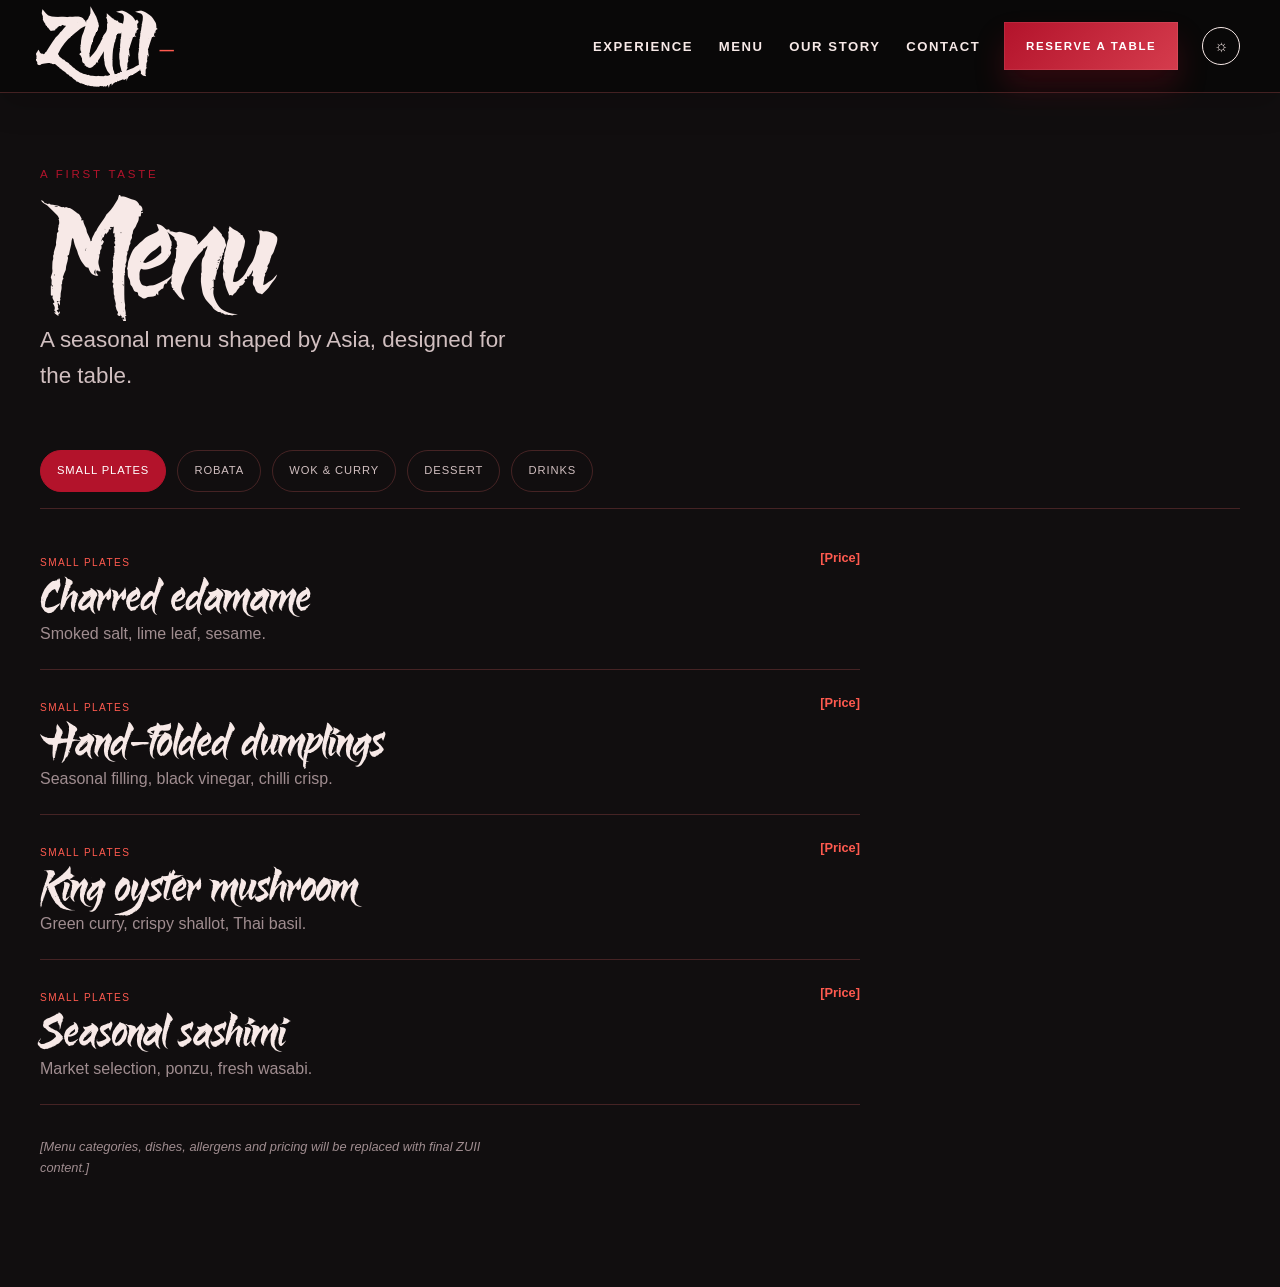
<file: pages/menu.html>
<!doctype html>
<html lang="en">
<head>
  <meta charset="utf-8">
  <meta name="viewport" content="width=device-width,initial-scale=1">
  <title>ZUII — Menu</title>
  <link rel="stylesheet" href="../styles/variables.css">
  <link rel="stylesheet" href="../styles/typography.css">
  <link rel="stylesheet" href="../styles/main.css">
</head>
<body>
  <header class="site-header scrolled">
    <a class="brand" href="../index.html">ZUII<span>—</span></a>
    <nav class="desktop-nav" aria-label="Primary navigation">
      <a href="../index.html#experience">Experience</a>
      <a href="menu.html" aria-current="page">Menu</a>
      <a href="../index.html#story">Our Story</a>
      <a href="../index.html#contact">Contact</a>
    </nav>
    <a class="button button-small header-cta" href="reservations.html">Reserve a table</a>
    <button class="theme-toggle" type="button" aria-label="Switch to light theme" aria-pressed="false"><span aria-hidden="true">☼</span></button>
    <button class="menu-toggle" type="button" aria-label="Open menu" aria-expanded="false" aria-controls="mobile-menu"><span></span><span></span></button>
  </header>
  <div class="mobile-menu" id="mobile-menu" aria-hidden="true">
    <nav aria-label="Mobile navigation">
      <a href="../index.html#experience">Experience</a>
      <a href="menu.html">Menu</a>
      <a href="../index.html#story">Our Story</a>
      <a href="../index.html#contact">Contact</a>
      <a class="button" href="reservations.html">Reserve a table</a>
      <button class="theme-toggle mobile-theme-toggle" type="button" aria-label="Switch to light theme" aria-pressed="false"><span aria-hidden="true">☼</span> <span class="theme-toggle-label">Light theme</span></button>
    </nav>
  </div>

  <main class="page-banner menu-page">
    <div class="container">
      <span class="eyebrow">A first taste</span>
      <h1>Menu</h1>
      <p class="lead">A seasonal menu shaped by Asia, designed for the table.</p>
      <div class="menu-tabs" role="tablist" aria-label="Menu categories">
        <button class="active" type="button" data-category="Small plates" role="tab" aria-selected="true">Small plates</button>
        <button type="button" data-category="Robata" role="tab" aria-selected="false">Robata</button>
        <button type="button" data-category="Wok & curry" role="tab" aria-selected="false">Wok &amp; curry</button>
        <button type="button" data-category="Dessert" role="tab" aria-selected="false">Dessert</button>
        <button type="button" data-category="Drinks" role="tab" aria-selected="false">Drinks</button>
      </div>
      <section class="menu-list" id="menu-list" aria-label="Small plates menu">
      </section>
      <p class="menu-note">[Menu categories, dishes, allergens and pricing will be replaced with final ZUII content.]</p>
    </div>
  </main>
  <script src="../js/main.js?v=3"></script>
  <script>
    (() => {
      const list = document.getElementById('menu-list');
      const buttons = document.querySelectorAll('.menu-tabs [data-category]');
      if (!list || !buttons.length) return;

      const dishes = {
        'Small plates': [
          ['Charred edamame', 'Smoked salt, lime leaf, sesame.'],
          ['Hand-folded dumplings', 'Seasonal filling, black vinegar, chilli crisp.'],
          ['King oyster mushroom', 'Green curry, crispy shallot, Thai basil.'],
          ['Seasonal sashimi', 'Market selection, ponzu, fresh wasabi.']
        ],
        Robata: [
          ['Miso-glazed aubergine', 'Sesame, spring onion, toasted rice.'],
          ['Charred chicken thigh', 'Yuzu kosho, shiso, smoked soy.'],
          ['Robata prawns', 'Tamarind glaze, coriander, lime.'],
          ['King oyster skewers', 'Burnt butter, chilli, crispy garlic.']
        ],
        'Wok & curry': [
          ['Wok-tossed noodles', 'Citrus, greens, toasted sesame, chilli.'],
          ['Thai green curry', 'Seasonal vegetables, coconut, Thai basil.'],
          ['Black pepper beef', 'Onion, peppercorn, fermented soy.'],
          ['Crispy rice bowl', 'Pickles, herbs, roasted mushrooms.']
        ],
        Dessert: [
          ['Miso caramel cheesecake', 'Sesame brittle, black sugar.'],
          ['Coconut pandan pudding', 'Mango, lime, toasted coconut.'],
          ['Matcha chocolate fondant', 'Matcha cream, cacao nib.'],
          ['Seasonal fruit', 'Coconut sorbet, ginger syrup.']
        ],
        Drinks: [
          ['ZUII spritz', 'Citrus, jasmine, sparkling tea.'],
          ['Lychee highball', 'Lychee, shiso, soda, vodka.'],
          ['Ginger old fashioned', 'Bourbon, ginger, toasted spice.'],
          ['Zero-proof umami tonic', 'Yuzu, herbs, tonic, sea salt.']
        ]
      };

      function showCategory(category, activeButton) {
        list.innerHTML = dishes[category].map(([name, description]) => `
          <article class="menu-item">
            <div><span>${category}</span><h2>${name}</h2><p>${description}</p></div>
            <strong>[Price]</strong>
          </article>
        `).join('');
        list.setAttribute('aria-label', `${category} menu`);
        buttons.forEach((button) => {
          const active = button === activeButton;
          button.classList.toggle('active', active);
          button.setAttribute('aria-selected', String(active));
        });
      }

      buttons.forEach((button) => {
        button.addEventListener('click', () => showCategory(button.dataset.category, button));
      });
      showCategory('Small plates', buttons[0]);
    })();
  </script>
</body>
</html>
</file>
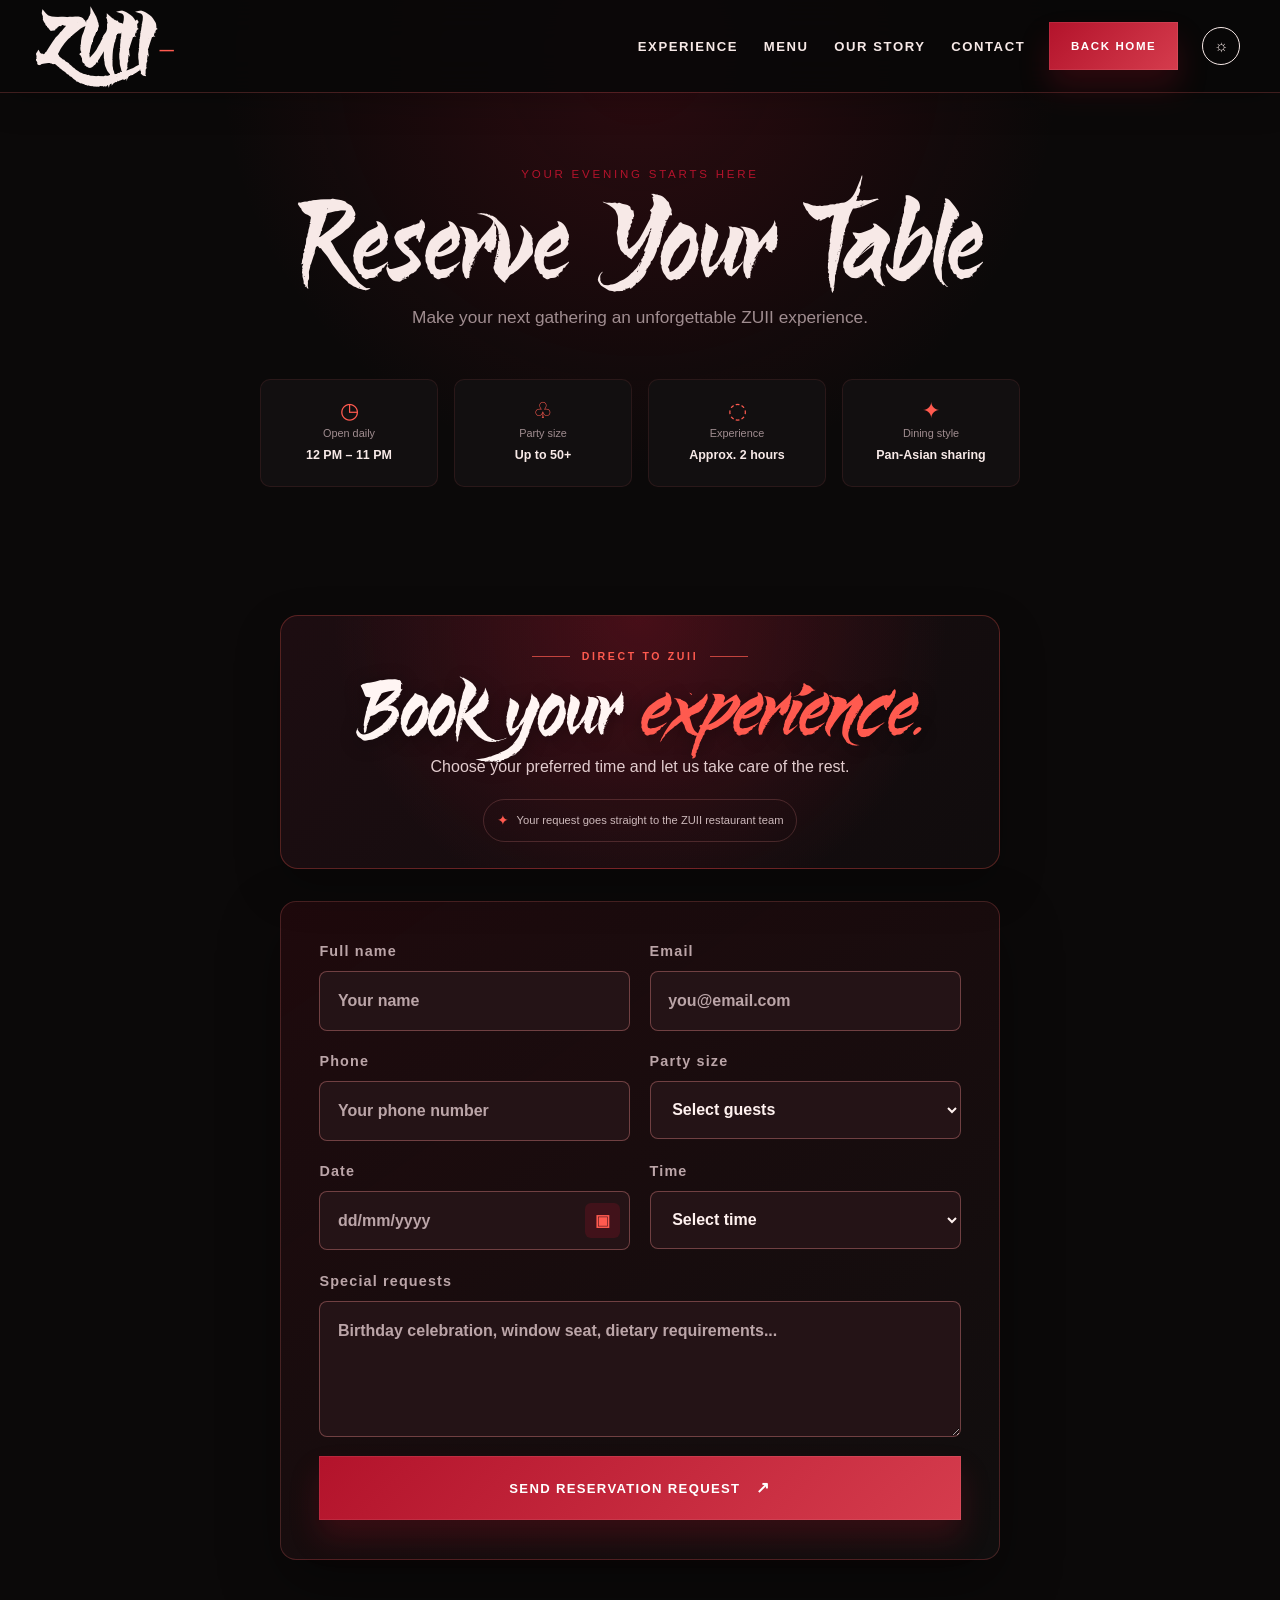
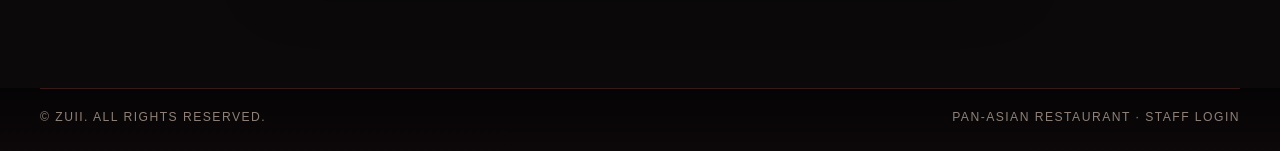
<file: pages/reservations.html>
<!doctype html>
<html lang="en">
<head>
  <meta charset="utf-8">
  <meta name="viewport" content="width=device-width, initial-scale=1">
  <title>ZUII — Reserve Your Table</title>
  <link rel="stylesheet" href="../styles/variables.css">
  <link rel="stylesheet" href="../styles/typography.css">
  <link rel="stylesheet" href="../styles/main.css">
</head>
<body class="reservation-page">
  <header class="site-header scrolled">
    <a class="brand" href="../index.html" aria-label="ZUII home">ZUII<span>—</span></a>
    <nav class="desktop-nav" aria-label="Primary navigation">
      <a href="../index.html#experience">Experience</a>
      <a href="../pages/menu.html">Menu</a>
      <a href="../index.html#story">Our Story</a>
      <a href="../index.html#contact">Contact</a>
    </nav>
    <a class="button button-small" href="../index.html">Back home</a>
    <button class="theme-toggle" type="button" aria-label="Switch to light theme" aria-pressed="false"><span aria-hidden="true">☼</span></button>
    <button class="menu-toggle" type="button" aria-label="Open menu" aria-expanded="false" aria-controls="mobile-menu"><span></span><span></span></button>
  </header>
  <div class="mobile-menu" id="mobile-menu" aria-hidden="true">
    <nav aria-label="Mobile navigation">
      <a href="../index.html#experience">Experience</a>
      <a href="menu.html">Menu</a>
      <a href="../index.html#story">Our Story</a>
      <a href="../index.html#contact">Contact</a>
      <a class="button" href="#reservation-form">Book now</a>
      <button class="theme-toggle mobile-theme-toggle" type="button" aria-label="Switch to light theme" aria-pressed="false"><span aria-hidden="true">☼</span> <span class="theme-toggle-label">Light theme</span></button>
    </nav>
  </div>

  <main class="reservation-main">
    <section class="reservation-hero">
      <div class="container">
        <span class="eyebrow">Your evening starts here</span>
        <h1>Reserve Your Table</h1>
        <p>Make your next gathering an unforgettable ZUII experience.</p>
        <div class="reservation-highlights" aria-label="Reservation information">
          <div><span aria-hidden="true">◷</span><small>Open daily</small><strong>12 PM – 11 PM</strong></div>
          <div><span aria-hidden="true">♧</span><small>Party size</small><strong>Up to 50+</strong></div>
          <div><span aria-hidden="true">◌</span><small>Experience</small><strong>Approx. 2 hours</strong></div>
          <div><span aria-hidden="true">✦</span><small>Dining style</small><strong>Pan-Asian sharing</strong></div>
        </div>
      </div>
    </section>

    <section class="reservation-form-section">
      <div class="container reservation-form-wrap">
        <div class="reservation-form-heading">
          <div class="reservation-form-kicker"><span class="reservation-form-line"></span><span>Direct to ZUII</span><span class="reservation-form-line"></span></div>
          <h2>Book your <em>experience.</em></h2>
          <p>Choose your preferred time and let us take care of the rest.</p>
          <div class="reservation-form-note"><span>✦</span> Your request goes straight to the ZUII restaurant team</div>
        </div>
        <form class="reservation-form" id="reservation-form">
          <label><span>Full name</span><input name="name" type="text" placeholder="Your name" autocomplete="name" required></label>
          <label><span>Email</span><input name="email" type="email" placeholder="you@email.com" autocomplete="email" required></label>
          <label><span>Phone</span><input name="phone" type="tel" placeholder="Your phone number" autocomplete="tel" required></label>
          <label><span>Party size</span><select name="guests" required><option value="">Select guests</option><option>2 guests</option><option>3 guests</option><option>4 guests</option><option>5 guests</option><option>6+ guests</option></select></label>
          <label><span>Date</span><div class="date-picker-control"><input name="date-display" id="reservation-date" type="text" placeholder="dd/mm/yyyy" inputmode="numeric" pattern="^(0[1-9]|[12][0-9]|3[01])/(0[1-9]|1[0-2])/([0-9]{4})$" autocomplete="off" required><button class="calendar-button" id="calendar-button" type="button" aria-label="Open calendar">▣</button><input id="reservation-date-picker" class="native-date-picker" type="date" tabindex="-1" aria-hidden="true"><input name="date" id="reservation-date-value" type="hidden"></div></label>
          <label><span>Time</span><select name="time" id="reservation-time" required><option value="">Select time</option><option value="12:00">12:00 PM</option><option value="12:30">12:30 PM</option><option value="13:00">1:00 PM</option><option value="13:30">1:30 PM</option><option value="14:00">2:00 PM</option><option value="14:30">2:30 PM</option><option value="15:00">3:00 PM</option><option value="15:30">3:30 PM</option><option value="16:00">4:00 PM</option><option value="16:30">4:30 PM</option><option value="17:00">5:00 PM</option><option value="17:30">5:30 PM</option><option value="18:00">6:00 PM</option><option value="18:30">6:30 PM</option><option value="19:00">7:00 PM</option><option value="19:30">7:30 PM</option><option value="20:00">8:00 PM</option><option value="20:30">8:30 PM</option><option value="21:00">9:00 PM</option><option value="21:30">9:30 PM</option><option value="22:00">10:00 PM</option><option value="22:30">10:30 PM</option><option value="23:00">11:00 PM</option></select></label>
          <label class="full"><span>Special requests</span><textarea name="requests" rows="4" placeholder="Birthday celebration, window seat, dietary requirements..."></textarea></label>
          <button class="button full" type="submit">Send reservation request <span>↗</span></button>
          <p class="reservation-status full" id="reservation-status" role="status" aria-live="polite"></p>
        </form>
      </div>
    </section>
  </main>

  <footer class="site-footer">
    <div class="container footer-bottom"><span>© ZUII. All rights reserved.</span><span>Pan-Asian restaurant · <a href="staff.html">Staff login</a></span></div>
  </footer>
  <script src="../js/main.js"></script>
</body>
</html>
</file>
<file: styles/variables.css>
@font-face {
  font-family: "Hoshiko Satsuki";
  src: url("../assets/fonts/Hoshiko Satsuki.woff2") format("woff2"),
       url("../assets/fonts/Hoshiko Satsuki.woff") format("woff");
  font-weight: 400;
  font-style: normal;
  font-display: swap;
}
:root {
  --bg: #090808;
  --bg-strong: #150b0e;
  --surface: #110e0f;
  --surface-strong: #1b0d11;
  --panel: rgba(255, 255, 255, 0.06);
  --ink: #f7e9e7;
  --ink-soft: #d1bfc0;
  --muted: #a08d90;
  --line: rgba(255, 111, 111, 0.22);
  --shadow: 0 24px 60px rgba(0, 0, 0, 0.35);
  --accent: #b3132b;
  --accent-soft: rgba(179, 19, 43, 0.2);
  --highlight: #ff5a4f;
  --success: #8bc5a0;
  --warning: #e63946;
  --header-height: 92px;
  --container: min(1200px, calc(100% - 2.4rem));
  --radius: 28px;
  --radius-sm: 16px;
  --serif: "Hoshiko Satsuki", "Cormorant Garamond", Georgia, serif;
  --display-font: "Hoshiko Satsuki", "Cormorant Garamond", Georgia, serif;
  --sans: "Inter", "Segoe UI", sans-serif;
  --transition: 220ms ease;
}

[data-theme="light"] {
  --bg: #f7f1ee;
  --bg-strong: #efe1e1;
  --surface: #fffaf8;
  --surface-strong: #f4e7e7;
  --panel: rgba(255, 255, 255, 0.72);
  --ink: #1b1012;
  --ink-soft: #553f42;
  --muted: #806c70;
  --line: rgba(111, 24, 36, 0.18);
  --shadow: 0 24px 60px rgba(77, 23, 29, 0.14);
  --accent: #a91029;
  --accent-soft: rgba(169, 16, 41, 0.1);
  --highlight: #c52335;
}

* {
  box-sizing: border-box;
}

html {
  scroll-behavior: smooth;
}

body {
  position: relative;
  margin: 0;
  background: radial-gradient(circle at top, rgba(255, 90, 79, 0.12), transparent 26%), var(--bg);
  color: var(--ink);
  font-family: var(--sans);
  line-height: 1.6;
  text-rendering: optimizeLegibility;
  -webkit-font-smoothing: antialiased;
  transition: background var(--transition), color var(--transition);
  overflow-x: hidden;
}

body::before {
  content: "";
  position: fixed;
  inset: -18% -10% auto auto;
  width: 42rem;
  height: 42rem;
  border-radius: 50%;
  background: radial-gradient(circle, rgba(255, 90, 79, 0.16), rgba(255, 90, 79, 0));
  pointer-events: none;
  filter: blur(30px);
  z-index: 0;
  animation: floatGlow 18s ease-in-out infinite alternate;
}

main,
footer,
header {
  position: relative;
  z-index: 1;
}

a {
  color: inherit;
  text-decoration: none;
}

img {
  display: block;
  max-width: 100%;
}

button,
input,
select,
textarea {
  font: inherit;
}

.container {
  width: var(--container);
  margin: 0 auto;
}

.section {
  position: relative;
  z-index: 1;
  padding: clamp(4.5rem, 8vw, 8rem) 0;
  overflow: hidden;
}

.section::before {
  content: "";
  position: absolute;
  inset: 1rem 5% auto;
  height: 1px;
  background: linear-gradient(90deg, transparent, rgba(255, 90, 79, 0.7), transparent);
  opacity: 0.8;
}

.section-head {
  display: flex;
  justify-content: space-between;
  align-items: end;
  gap: 1.5rem;
  margin-bottom: 2.2rem;
}

.section-head h2 {
  margin: 0;
}

.eyebrow {
  display: inline-block;
  letter-spacing: 0.24em;
  text-transform: uppercase;
  font-size: 0.72rem;
  color: var(--accent);
  margin-bottom: 0.8rem;
  transition: color var(--transition), text-shadow var(--transition), transform var(--transition);
}

.eyebrow:hover {
  color: var(--highlight);
  text-shadow: 0 0 16px rgba(255, 90, 79, 0.35);
}

.hidden {
  position: absolute;
  width: 1px;
  height: 1px;
  padding: 0;
  margin: -1px;
  overflow: hidden;
  clip: rect(0, 0, 0, 0);
  white-space: nowrap;
  border: 0;
}
</file>
<file: styles/typography.css>
.display,
.hero-title,
.page-banner h1,
.editorial-title {
  font-family: var(--display-font);
  letter-spacing: -0.04em;
  line-height: 0.9;
  font-weight: 500;
}

.hero-title {
  font-size: clamp(3.4rem, 8vw, 8rem);
  line-height: 1.1;
}

.display {
  font-size: clamp(2.8rem, 5vw, 5rem);
}

.editorial-title {
  font-size: clamp(2.5rem, 5.5vw, 4.5rem);
}

h1, h2, h3, h4, h5 {
  margin-top: 0;
  font-family: "Hoshiko Satsuki", "Cormorant Garamond", Georgia, serif;
  font-weight: 500;
}

p {
  margin-top: 0;
  color: var(--ink-soft);
}

.lead {
  font-size: clamp(1.1rem, 1.8vw, 1.4rem);
  color: var(--ink-soft);
}

.muted {
  color: var(--muted);
}

.text-uppercase {
  text-transform: uppercase;
  letter-spacing: 0.2em;
}
</file>
<file: styles/main.css>
.site-header {
  position: fixed;
  z-index: 20;
  top: 0;
  left: 0;
  right: 0;
  height: var(--header-height);
  display: flex;
  align-items: center;
  gap: 1.5rem;
  padding: 0 max(1.2rem, calc((100% - 1200px) / 2));
  color: #fff;
  background: rgba(9, 8, 8, 0.14);
  backdrop-filter: blur(10px);
  transition: background var(--transition), color var(--transition), box-shadow var(--transition), transform var(--transition);
}

.site-header.scrolled {
  background: rgba(9, 8, 8, .92);
  color: var(--ink);
  backdrop-filter: blur(18px);
  box-shadow: 0 1px 0 var(--line), 0 12px 32px rgba(0, 0, 0, .18);
}

.brand {
  font-family: var(--display-font);
  font-size: clamp(2.8rem, 4.5vw, 3.8rem);
  letter-spacing: .08em;
  line-height: 1;
  font-weight: 700;
  white-space: nowrap;
  transition: transform var(--transition), text-shadow var(--transition);
}

.brand:hover {
  transform: translateY(-1px);
  text-shadow: 0 0 18px rgba(255, 90, 79, .35);
}

.brand span {
  color: var(--highlight);
  font-family: var(--sans);
  font-size: .9rem;
  margin-left: .25rem;
}

.desktop-nav {
  display: flex;
  gap: 1.6rem;
  margin-left: auto;
}

.desktop-nav a,
.footer-grid a {
  position: relative;
  font-size: .82rem;
  font-weight: 700;
  letter-spacing: .12em;
  text-transform: uppercase;
  transition: color var(--transition), transform var(--transition), text-shadow var(--transition);
}

.desktop-nav a::after,
.footer-grid a::after,
.text-link::after {
  content: "";
  position: absolute;
  left: 0;
  bottom: -0.35rem;
  width: 100%;
  height: 1px;
  background: currentColor;
  transform: scaleX(0);
  transform-origin: left center;
  transition: transform var(--transition);
}

.desktop-nav a:hover,
.footer-grid a:hover,
.text-link:hover {
  color: var(--highlight);
  text-shadow: 0 0 18px rgba(255, 90, 79, .25);
}

.desktop-nav a:hover::after,
.footer-grid a:hover::after,
.text-link:hover::after {
  transform: scaleX(1);
}

.hero-actions .text-link::after,
.intro-copy .text-link::after,
.detail-copy .text-link::after,
.story-copy .text-link::after,
.section-head .text-link::after,
.location-directions::after,
.site-footer .brand::after {
  display: none;
}

.button {
  position: relative;
  display: inline-flex;
  align-items: center;
  justify-content: center;
  gap: 1rem;
  border: 0;
  background: linear-gradient(135deg, var(--accent) 0%, #d53c4d 100%);
  color: #fff;
  padding: .9rem 1.3rem;
  text-transform: uppercase;
  letter-spacing: .14em;
  font-size: .68rem;
  cursor: pointer;
  overflow: hidden;
  box-shadow: 0 18px 30px rgba(179, 19, 43, .22), inset 0 0 0 1px rgba(255, 255, 255, .08);
  transition: transform var(--transition), box-shadow var(--transition), background var(--transition), color var(--transition);
}

.button::before {
  content: "";
  position: absolute;
  inset: 0;
  background: linear-gradient(120deg, transparent 0%, rgba(255, 255, 255, .35) 48%, transparent 100%);
  transform: translateX(-140%) skewX(-18deg);
  animation: sheen 4.8s ease-in-out infinite;
  pointer-events: none;
}

.button:hover {
  transform: translateY(-2px) scale(1.01);
  background: linear-gradient(135deg, var(--highlight) 0%, #ffae8c 100%);
  color: #090808;
  box-shadow: 0 20px 36px rgba(255, 90, 79, .26);
}

.button span,
.text-link span {
  font-size: 1rem;
}

.button-light {
  background: linear-gradient(135deg, #f9f1ef 0%, #f4d7d4 100%);
  color: #090808;
}

.button-light:hover {
  background: linear-gradient(135deg, var(--highlight) 0%, #ffd7bf 100%);
  color: #090808;
}

.button-small {
  padding: .95rem 1.35rem;
  font-size: .72rem;
  font-weight: 700;
  white-space: nowrap;
}

.menu-toggle {
  display: none;
  border: 0;
  background: none;
  color: currentColor;
  cursor: pointer;
}

.menu-toggle span {
  display: block;
  width: 24px;
  height: 1px;
  margin: 6px;
  background: currentColor;
}

.theme-toggle {
  display: inline-flex;
  flex: 0 0 auto;
  align-items: center;
  justify-content: center;
  width: 38px;
  height: 38px;
  border: 1px solid currentColor;
  border-radius: 50%;
  background: transparent;
  color: currentColor;
  cursor: pointer;
  font-size: 1rem;
  transition: background var(--transition), color var(--transition), transform var(--transition);
}

.theme-toggle:hover {
  background: var(--accent);
  color: #fff;
  transform: rotate(12deg);
}

.mobile-theme-toggle {
  width: auto;
  height: auto;
  border: 0;
  border-radius: 0;
  gap: .5rem;
  padding: .2rem;
  color: var(--ink-soft);
  font-size: .8rem;
}

.mobile-theme-toggle:hover {
  background: none;
  color: var(--highlight);
  transform: none;
}

.mobile-menu {
  display: none;
}

.hero {
  position: relative;
  display: flex;
  align-items: center;
  height: 100svh;
  min-height: 650px;
  overflow: hidden;
  color: #fff;
}

.hero-image,
.hero-overlay,
.space-image > img,
.space-overlay {
  position: absolute;
  inset: 0;
  width: 100%;
  height: 100%;
  object-fit: cover;
}

.hero-image {
  animation: heroZoom 12s ease-out both;
}

.hero-overlay {
  background:
    linear-gradient(90deg, rgba(9, 3, 5, .78), rgba(9, 3, 5, .18) 70%),
    linear-gradient(0deg, rgba(9, 3, 5, .5), transparent 45%);
}

.steam-canvas {
  position: absolute;
  z-index: 1;
  inset: 0;
  width: 100%;
  height: 100%;
  pointer-events: none;
  opacity: .72;
}

@keyframes heroZoom {
  from { transform: scale(1.08); }
  to { transform: scale(1); }
}

.hero-copy {
  position: relative;
  z-index: 2;
  padding-top: var(--header-height);
}

.hero-title {
  max-width: 850px;
  margin: .5rem 0 2.5rem;
}

.hero-copy .hero-title {
  position: relative;
  clip-path: inset(-12% 100% -12% 0);
  animation: titleWipe 1100ms cubic-bezier(.77, 0, .18, 1) 200ms forwards;
}

.hero-copy .hero-title::after {
  position: absolute;
  z-index: 2;
  top: -8%;
  bottom: -8%;
  left: -12%;
  width: 18%;
  background: rgba(247, 233, 231, .9);
  box-shadow: 0 0 22px rgba(247, 233, 231, .18);
  content: "";
  filter: blur(5px);
  pointer-events: none;
  transform: skewX(-18deg);
  animation: brushSweep 1100ms cubic-bezier(.77, 0, .18, 1) 200ms forwards;
}

@keyframes titleWipe {
  from {
    opacity: 0;
    clip-path: inset(-12% 100% -12% 0);
  }
  to {
    opacity: 1;
    clip-path: inset(-12% 0 -12% 0);
  }
}

@keyframes brushSweep {
  from { left: -12%; opacity: 1; }
  to { left: 108%; opacity: 0; }
}

.hero-title em,
.display em,
.editorial-title em {
  font-style: italic;
  color: var(--highlight);
}

.hero-subtitle {
  max-width: 540px;
  margin: 1.4rem 0 0;
  color: rgba(255, 255, 255, .92);
  font-family: var(--sans);
  font-size: clamp(1rem, 1.6vw, 1.3rem);
  font-weight: 400;
  letter-spacing: 0;
  line-height: 1.5;
}

.hero-subtitle em {
  color: var(--highlight);
  font-style: italic;
}

.hero-actions {
  display: flex;
  align-items: center;
  gap: 1.5rem;
  margin-top: 2rem;
}

.text-link {
  display: inline-flex;
  align-items: center;
  gap: .8rem;
  border-bottom: 1px solid currentColor;
  padding-bottom: .35rem;
  font-size: .7rem;
  letter-spacing: .16em;
  text-transform: uppercase;
}

.text-link-light {
  color: #fff;
}

.hero-actions .text-link {
  border-bottom: 0;
}

.hero-scroll {
  position: absolute;
  display: flex;
  flex-direction: column;
  align-items: center;
  right: max(1.2rem, calc((100% - 1200px) / 2));
  bottom: 2rem;
  color: rgba(255, 255, 255, .75);
  font-size: .65rem;
  letter-spacing: .18em;
  text-transform: uppercase;
  writing-mode: horizontal-tb;
}

.hero-scroll span {
  margin-top: .45rem;
  font-size: 1.2rem;
  line-height: 1;
}

.intro,
.story,
.space-section {
  background: var(--surface);
}

.intro-grid,
.journey-grid,
.story-grid,
.location-grid {
  display: grid;
  grid-template-columns: 1fr 1fr;
  gap: clamp(3rem, 8vw, 8rem);
  align-items: center;
}

.intro-copy {
  position: relative;
  z-index: 1;
  min-width: 0;
  padding-left: 8%;
}

.intro-copy .lead {
  max-width: 420px;
  margin: 2rem 0;
}

.intro-media {
  --rx: 0deg;
  --ry: 0deg;
  position: relative;
  z-index: 0;
  overflow: hidden;
  box-shadow: var(--shadow);
  border: 1px solid rgba(255, 195, 87, 0.12);
  border-radius: 1.2rem;
  transform: perspective(1400px) rotateX(var(--rx)) rotateY(var(--ry));
  transition: transform 180ms ease, box-shadow 220ms ease, border-color 220ms ease;
}

.intro-media:hover {
  border-color: rgba(255, 195, 87, 0.7);
  box-shadow: 0 26px 40px rgba(0, 0, 0, 0.18), 0 0 24px rgba(255, 180, 71, 0.14);
}

.intro-media img {
  width: 100%;
  aspect-ratio: 4 / 5;
  object-fit: cover;
  border-radius: inherit;
  transition: transform 700ms ease, filter 700ms ease;
}

.intro-media:hover img {
  transform: scale(1);
  filter: saturate(1.12);
}

.image-caption {
  position: absolute;
  z-index: 1;
  bottom: 0;
  left: 1.5rem;
  padding: 1.2rem 1.5rem;
  background: var(--accent);
  color: #fff;
  border-radius: 1rem 1rem 0 0;
  font-family: var(--display-font);
  font-size: 1.25rem;
  line-height: 1.1;
}

.signatures {
  background: var(--bg-strong);
  overflow: hidden;
}

.section-note {
  max-width: 180px;
  margin: 0;
  font-family: var(--serif);
  font-size: 1.3rem;
  line-height: 1.1;
  color: var(--ink-soft);
}

.dish-grid {
  position: relative;
  left: auto;
  display: flex;
  width: 100vw;
  gap: 1.2rem;
  margin-left: 0;
  overflow-x: auto;
  overflow-y: hidden;
  overscroll-behavior-inline: contain;
  padding: .4rem .2rem 1.2rem;
  scroll-behavior: auto;
  scroll-snap-type: x proximity;
  scrollbar-width: none;
  will-change: transform;
}

.dish-grid::-webkit-scrollbar {
  display: none;
}

.dish-rail {
  position: relative;
  width: 100vw;
  margin-left: calc(50% - 50vw);
}

.dish-card {
  --rx: 0deg;
  --ry: 0deg;
  --badge-x: 0px;
  --badge-y: 0px;
  flex: 0 0 clamp(245px, 25vw, 360px);
  position: relative;
  min-height: 470px;
  overflow: hidden;
  background: #090808;
  color: #fff;
  border: 1px solid rgba(255, 202, 120, 0.15);
  border-radius: 1.2rem;
  box-shadow: inset 0 0 0 1px rgba(255, 255, 255, 0.08), 0 12px 24px rgba(0, 0, 0, 0.18);
  transform: perspective(1400px) rotateX(var(--rx)) rotateY(var(--ry)) translateY(0);
  transition: transform 180ms ease, box-shadow 220ms ease, filter 220ms ease, border-color 220ms ease;
}

.dish-card::before {
  content: "";
  position: absolute;
  inset: 0;
  background: linear-gradient(120deg, transparent 0%, rgba(255, 255, 255, 0.18) 50%, transparent 100%);
  transform: translateX(-140%) skewX(-18deg);
  transition: transform 900ms ease;
  pointer-events: none;
}

.dish-card::after {
  content: "";
  position: absolute;
  inset: 35% 0 0;
  background: linear-gradient(transparent, rgba(10, 7, 6, .9));
  pointer-events: none;
}

.dish-card:hover {
  z-index: 2;
  transform: perspective(1400px) rotateX(var(--rx)) rotateY(var(--ry)) translateY(0);
  box-shadow: 0 22px 42px rgba(0, 0, 0, .3), 0 0 28px rgba(255, 181, 92, 0.18);
  border-color: rgba(255, 195, 87, 0.7);
  filter: saturate(1.1);
}

.dish-card:hover::before {
  transform: translateX(120%) skewX(-18deg);
}

.dish-card img {
  position: absolute;
  width: 100%;
  height: 100%;
  object-fit: cover;
  opacity: .86;
  transition: transform .7s ease, filter .7s ease;
}

.dish-card:hover img {
  transform: scale(1);
  filter: saturate(1.2);
}

.dish-badges {
  position: absolute;
  z-index: 3;
  top: 1rem;
  right: 1rem;
  display: flex;
  flex-wrap: wrap;
  gap: .5rem;
  justify-content: flex-end;
  pointer-events: none;
}

.dish-badge {
  display: inline-flex;
  align-items: center;
  justify-content: center;
  padding: .45rem .7rem;
  border: 1px solid rgba(255, 195, 87, 0.38);
  border-radius: 999px;
  background: rgba(12, 10, 10, 0.54);
  color: #f7d8a6;
  font-size: .58rem;
  letter-spacing: .15em;
  text-transform: uppercase;
  backdrop-filter: blur(8px);
  transform: translate3d(0, 0, 0) scale(1);
  transition: transform 220ms ease, box-shadow 220ms ease, border-color 220ms ease, background 220ms ease;
}

.dish-badge-alt {
  border-color: rgba(255, 138, 77, 0.38);
  color: #ffd1b4;
}

.dish-card:hover .dish-badge {
  box-shadow: 0 10px 18px rgba(255, 180, 71, 0.14);
}

.dish-card:hover .dish-badge-alt {
  box-shadow: 0 10px 18px rgba(255, 180, 71, 0.14);
}

.dish-card:hover .dish-badge:nth-child(2) {
  transition-delay: 40ms;
}

.dish-meta {
  position: absolute;
  z-index: 1;
  right: 1.5rem;
  bottom: 1.5rem;
  left: 1.5rem;
  transition: transform var(--transition);
}

.dish-card:hover .dish-meta {
  transform: translateY(-4px);
}

.dish-meta span,
.reservation-highlights small {
  color: var(--highlight);
  font-size: .62rem;
  letter-spacing: .16em;
  text-transform: uppercase;
}

.dish-meta h3 {
  margin: .5rem 0;
  font-family: var(--display-font);
  font-size: 2rem;
  line-height: 1;
}

.dish-meta p {
  margin: 0;
  color: rgba(255, 255, 255, .7);
  font-size: .84rem;
}

.centered-link {
  display: flex;
  width: max-content;
  margin: 2.5rem auto 0;
}

.journey {
  background: var(--ink);
  color: #f7efe8;
}

.journey-grid {
  align-items: stretch;
}

.journey-copy {
  padding: 4rem 0;
}

.journey-copy p {
  max-width: 390px;
  color: #b9aaa1;
}

.journey-tabs {
  display: flex;
  flex-wrap: wrap;
  gap: 1.2rem;
  margin-top: 3rem;
}

.journey-tabs button,
.menu-tabs button {
  border: 0;
  background: none;
  color: #8e8179;
  cursor: pointer;
  transition: color var(--transition), border-color var(--transition), transform var(--transition), background var(--transition);
}

.journey-tabs button {
  padding: 0 0 .4rem;
  border-bottom: 1px solid transparent;
  font-size: .72rem;
  letter-spacing: .14em;
  text-transform: uppercase;
}

.journey-tabs button:hover,
.menu-tabs button:hover {
  color: var(--highlight);
  transform: translateY(-1px);
}

.journey-tabs button.active {
  border-color: var(--highlight);
  color: var(--highlight);
  text-shadow: 0 0 14px rgba(255, 90, 79, 0.3);
}

.journey-image {
  --rx: 0deg;
  --ry: 0deg;
  position: relative;
  min-height: 560px;
  overflow: hidden;
  box-shadow: var(--shadow);
  border: 1px solid rgba(255, 195, 87, 0.12);
  border-radius: 1.2rem;
  transform: perspective(1400px) rotateX(var(--rx)) rotateY(var(--ry));
  transition: transform 180ms ease, box-shadow 220ms ease, border-color 220ms ease;
}

.journey-image::after {
  position: absolute;
  inset: 45% 0 0;
  z-index: 1;
  background: linear-gradient(transparent, rgba(9, 8, 8, .72));
  content: "";
  pointer-events: none;
}

.journey-image:hover {
  border-color: rgba(255, 195, 87, 0.7);
  box-shadow: 0 24px 36px rgba(0, 0, 0, 0.16), 0 0 22px rgba(255, 180, 71, 0.16);
}

.journey-image img {
  width: 100%;
  height: 100%;
  object-fit: cover;
  transition: opacity .3s, transform .7s ease, filter .7s ease;
}

.journey-image:hover img {
  transform: scale(1);
  filter: saturate(1.12);
}

.journey-label {
  position: absolute;
  z-index: 2;
  right: 2rem;
  bottom: 2rem;
  left: 2rem;
  display: flex;
  align-items: end;
  justify-content: space-between;
  color: #fff;
}

.journey-label span {
  font-size: .68rem;
  letter-spacing: .14em;
  text-transform: uppercase;
}

.journey-label strong {
  font-family: "Hoshiko Satsuki", "Cormorant Garamond", Georgia, serif;
  font-size: 1.8rem;
  font-weight: 400;
  color: #fff;
  text-shadow: 0 2px 12px rgba(0, 0, 0, .55);
}

.space-image {
  position: relative;
  display: flex;
  align-items: center;
  height: min(75vh, 760px);
  color: #fff;
}

.space-overlay {
  background: linear-gradient(90deg, rgba(9, 3, 5, .68), transparent 75%);
}

.space-copy {
  position: relative;
}

.space-details {
  display: grid;
  grid-template-columns: 1.15fr .7fr .7fr;
  gap: 2rem;
  align-items: center;
  padding-top: clamp(2rem, 5vw, 5rem);
}

.detail-large {
  position: relative;
  width: 100%;
  margin-top: 0;
  border-radius: 1.2rem;
  transition: transform 700ms ease, filter 700ms ease, box-shadow 700ms ease;
}

.detail-small {
  width: 100%;
  margin-top: 4rem;
  border-radius: 1.2rem;
  transition: transform 700ms ease, filter 700ms ease, box-shadow 700ms ease;
}

.detail-large:hover,
.detail-small:hover {
  transform: translateY(-6px);
  filter: saturate(1.12);
  box-shadow: 0 24px 36px rgba(0, 0, 0, 0.12);
}

.detail-copy {
  padding: 1rem;
}

.detail-copy p {
  color: var(--ink);
  font-family: var(--sans);
  font-size: 1.05rem;
  font-weight: 400;
  line-height: 1.6;
}

.story-image {
  --rx: 0deg;
  --ry: 0deg;
  overflow: hidden;
  border: 1px solid rgba(255, 195, 87, 0.12);
  border-radius: 1.2rem;
  transform: perspective(1400px) rotateX(var(--rx)) rotateY(var(--ry));
  transition: transform 180ms ease, box-shadow 220ms ease, border-color 220ms ease;
}

.story-image:hover {
  border-color: rgba(255, 195, 87, 0.7);
  box-shadow: 0 24px 36px rgba(0, 0, 0, 0.16), 0 0 22px rgba(255, 180, 71, 0.16);
}

.story-image img {
  width: 100%;
  aspect-ratio: 4 / 5;
  object-fit: cover;
  transition: transform 700ms ease, filter 700ms ease, box-shadow 700ms ease;
}

.story-image:hover img {
  transform: scale(1);
  filter: saturate(1.12);
}

.story-copy {
  max-width: 440px;
}

.story-copy p {
  margin: 1.5rem 0;
}

.testimonials {
  background: var(--bg);
}

.testimonial-grid {
  display: grid;
  grid-template-columns: repeat(3, 1fr);
  gap: 1rem;
}

.testimonial-card {
  min-height: 300px;
  padding: 2rem;
  border: 1px solid var(--line);
  background: var(--surface);
  transition: transform var(--transition), box-shadow var(--transition), border-color var(--transition), background var(--transition);
}

.testimonial-card:hover {
  transform: translateY(-8px);
  box-shadow: 0 18px 32px rgba(0, 0, 0, 0.18);
  border-color: rgba(255, 90, 79, 0.5);
}

.testimonial-card.testimonial-feature {
  background: linear-gradient(135deg, var(--accent) 0%, #c23040 100%);
  border-color: rgba(255, 90, 79, 0.7);
  color: #fff;
  transform: translateY(-1.5rem);
  box-shadow: 0 24px 36px rgba(179, 19, 43, 0.2);
}

.testimonial-card.testimonial-feature:hover {
  transform: translateY(-1.7rem);
  box-shadow: 0 28px 42px rgba(179, 19, 43, 0.28);
}

.testimonial-mark {
  display: block;
  color: var(--highlight);
  font-family: var(--serif);
  font-size: 4.5rem;
  line-height: .65;
}

.testimonial-card blockquote {
  margin: 2rem 0 2.5rem;
  font-family: var(--sans);
  font-size: clamp(1.05rem, 1.5vw, 1.25rem);
  font-weight: 400;
  letter-spacing: 0;
  line-height: 1.5;
}

.testimonial-card cite {
  color: var(--muted);
  font-size: .65rem;
  font-style: normal;
  letter-spacing: .14em;
  text-transform: uppercase;
}

.testimonial-feature cite {
  color: rgba(255, 255, 255, .7);
}

.reserve {
  padding: clamp(3.5rem, 6vw, 5.5rem) 0;
  background: var(--accent);
  color: #fff;
  text-align: center;
}

.reserve .display {
  color: #d4af37;
  margin-bottom: 1rem;
  font-size: clamp(4rem, 8vw, 7rem);
}

.reserve .display em {
  color: #000;
}

.reserve p {
  max-width: 420px;
  margin: 1.5rem auto 2rem;
  color: rgba(255, 255, 255, .75);
}

.reserve .eyebrow {
  color: #d4af37;
  text-shadow: 0 1px 8px rgba(0, 0, 0, .28);
}

.gallery {
  background: var(--bg);
}

.gallery-grid {
  display: grid;
  grid-template-columns: 1.1fr .8fr .8fr;
  grid-template-rows: 230px 230px;
  gap: 1rem;
}

.gallery-grid img {
  --rx: 0deg;
  --ry: 0deg;
  width: 100%;
  height: 100%;
  object-fit: cover;
  border: 1px solid rgba(255, 195, 87, 0.12);
  border-radius: 1rem;
  transform: perspective(1400px) rotateX(var(--rx)) rotateY(var(--ry)) translateY(0);
  transition: transform 180ms ease, filter 700ms ease, box-shadow 700ms ease, border-color 700ms ease;
  box-shadow: 0 14px 24px rgba(0, 0, 0, 0.12);
}

.gallery-grid img:hover {
  transform: perspective(1400px) rotateX(var(--rx)) rotateY(var(--ry)) translateY(-6px) scale(1.02);
  filter: saturate(1.18) contrast(1.06);
  border-color: rgba(255, 195, 87, 0.7);
  box-shadow: 0 22px 36px rgba(255, 90, 79, 0.16);
}

.gallery-a {
  grid-row: span 2;
}

.gallery-b {
  grid-column: span 2;
}

.location {
  background: linear-gradient(180deg, var(--surface-strong) 0%, rgba(11, 9, 12, 0.96) 100%);
}

[data-theme="light"] .location {
  background: #fff;
}

.location-details {
  padding-top: 1.5rem;
}

.location-details h3 {
  margin-bottom: 1rem;
  font-family: var(--serif);
  font-size: 2.3rem;
}

.location-details h4 {
  margin: 2rem 0 .5rem;
  color: var(--highlight);
  font-size: .68rem;
  letter-spacing: .16em;
  text-transform: uppercase;
}

.location-actions {
  display: flex;
  align-items: center;
  gap: 1.5rem;
  margin-top: 2rem;
}

.location-directions {
  border-bottom: 0;
}

.location-directions::after {
  display: none;
}

.site-footer {
  padding: 4rem 0 1.5rem;
  background: linear-gradient(180deg, #050405 0%, rgba(13, 8, 10, 0.96) 100%);
  color: #f7e9e7;
}

.footer-grid {
  display: grid;
  grid-template-columns: 2fr 1fr 1fr;
  gap: 2rem;
}

.footer-grid > .brand {
  align-self: start;
  font-size: clamp(4rem, 8vw, 7rem);
  letter-spacing: .05em;
}

.footer-grid > div {
  display: flex;
  flex-direction: column;
  gap: .7rem;
}

.footer-grid a:not(.brand) {
  font-size: .9rem;
  letter-spacing: .1em;
}

.footer-label {
  margin-bottom: .4rem;
  color: var(--highlight);
  font-size: .75rem;
  letter-spacing: .18em;
  text-transform: uppercase;
}

.footer-grid a:not(.brand) {
  color: #b9aaa1;
}

.footer-bottom {
  display: flex;
  justify-content: space-between;
  border-top: 1px solid rgba(255, 111, 111, .2);
  margin-top: 4rem;
  padding-top: 1.2rem;
  color: #8e8179;
  font-size: .76rem;
  letter-spacing: .12em;
  text-transform: uppercase;
}

.page-banner {
  min-height: 100vh;
  padding: 10rem 0 6rem;
  background: var(--surface);
}

.page-banner h1 {
  margin: .4rem 0 1rem;
  font-size: clamp(4rem, 9vw, 8rem);
}

.page-banner > .container > p {
  max-width: 480px;
}

.menu-page .lead {
  max-width: 560px;
}

.menu-tabs {
  display: flex;
  flex-wrap: wrap;
  gap: .7rem;
  margin: 3.5rem 0 1rem;
  padding-bottom: 1rem;
  border-bottom: 1px solid var(--line);
}

.menu-tabs button {
  border: 1px solid var(--line);
  border-radius: 999px;
  padding: .7rem 1rem;
  color: var(--ink-soft);
  font-size: .7rem;
  letter-spacing: .08em;
  text-transform: uppercase;
}

.menu-tabs button:hover,
.menu-tabs button.active {
  background: var(--accent);
  border-color: var(--accent);
  color: #fff;
}

.menu-list {
  max-width: 820px;
}

.menu-item {
  display: flex;
  align-items: flex-start;
  justify-content: space-between;
  gap: 2rem;
  padding: 1.4rem 0;
  border-bottom: 1px solid var(--line);
}

.menu-item span {
  color: var(--highlight);
  font-size: .63rem;
  letter-spacing: .14em;
  text-transform: uppercase;
}

.menu-item h2 {
  margin: .35rem 0;
  font-family: var(--serif);
  font-size: clamp(1.7rem, 3vw, 2.3rem);
  line-height: 1;
}

.menu-item p {
  margin: 0;
  color: var(--muted);
}

.menu-item strong {
  color: var(--highlight);
  font-size: .8rem;
  white-space: nowrap;
}

.menu-note {
  margin-top: 2rem;
  color: var(--muted);
  font-size: .8rem;
  font-style: italic;
}

.reservation-page {
  background: #0b0909;
}

.reservation-main {
  min-height: 100vh;
}

.reservation-hero {
  padding: 10rem 0 4rem;
  background: radial-gradient(circle at 50% 10%, rgba(179, 19, 43, .2), transparent 52%), #0b0909;
  text-align: center;
}

.reservation-hero h1 {
  margin: .4rem 0 1rem;
  color: #f7e9e7;
  font-family: var(--serif);
  font-size: clamp(3.4rem, 7vw, 6.2rem);
  line-height: .95;
}

.reservation-hero > .container > p {
  color: var(--muted);
  font-size: 1.08rem;
}

.reservation-highlights {
  display: grid;
  grid-template-columns: repeat(4, 1fr);
  gap: 1rem;
  max-width: 760px;
  margin: 3rem auto 0;
}

.reservation-highlights div {
  display: flex;
  min-height: 108px;
  flex-direction: column;
  align-items: center;
  justify-content: center;
  gap: .22rem;
  padding: 1rem;
  border: 1px solid rgba(255, 111, 111, .1);
  border-radius: 10px;
  background: #120f10;
}

.reservation-highlights span {
  color: var(--highlight);
  font-size: 1.35rem;
  line-height: 1;
}

.reservation-highlights small {
  color: #a08d90;
  font-size: .68rem;
  letter-spacing: normal;
  text-transform: none;
}

.reservation-highlights strong {
  color: #f7e9e7;
  font-size: .78rem;
}

.reservation-form-section {
  padding: 4rem 0 8rem;
  background: #0b0909;
}

.reservation-form-wrap {
  max-width: 720px;
}

.reservation-form-heading {
  position: relative;
  margin-bottom: 2rem;
  padding: 2rem 1.5rem 1.6rem;
  border: 1px solid rgba(255, 90, 79, .28);
  border-radius: 18px;
  background: radial-gradient(circle at 50% 0, rgba(179, 19, 43, .3), transparent 70%), linear-gradient(135deg, #1d0d11, #100c0d);
  box-shadow: 0 18px 45px rgba(0, 0, 0, .25);
  text-align: center;
}

.reservation-form-kicker {
  display: flex;
  align-items: center;
  justify-content: center;
  gap: .75rem;
  color: var(--highlight);
  font-size: .66rem;
  font-weight: 600;
  letter-spacing: .25em;
  text-transform: uppercase;
}

.reservation-form-line {
  width: 38px;
  height: 1px;
  background: var(--highlight);
  opacity: .7;
}

.reservation-form-heading h2 {
  margin: .85rem 0 .7rem;
  color: #fff5f3;
  font-family: var(--serif);
  font-size: clamp(2.6rem, 6vw, 4.2rem);
  line-height: .95;
  text-shadow: 0 3px 18px rgba(0, 0, 0, .4);
}

.reservation-form-heading h2 em {
  color: var(--highlight);
  font-style: italic;
}

.reservation-form-heading p {
  margin: 0;
  color: #e2ccce;
  font-size: 1rem;
}

.reservation-form-note {
  display: inline-flex;
  align-items: center;
  gap: .5rem;
  margin-top: 1.25rem;
  padding: .55rem .8rem;
  border: 1px solid rgba(255, 150, 150, .2);
  border-radius: 999px;
  color: #cdb9bb;
  font-size: .7rem;
}

.reservation-form-note span {
  color: var(--highlight);
  font-size: .9rem;
}

.reservation-form {
  display: grid;
  grid-template-columns: 1fr 1fr;
  gap: 1.2rem;
  max-width: 720px;
  margin-top: 0;
  padding: clamp(1.25rem, 3vw, 2.5rem);
  border: 1px solid var(--line);
  border-radius: var(--radius-sm);
  background: linear-gradient(145deg, rgba(179, 19, 43, .12), rgba(255, 255, 255, .025));
  box-shadow: var(--shadow);
}

.reservation-form label {
  display: flex;
  flex-direction: column;
  gap: .5rem;
  color: #ff7a70;
  font-size: .9rem;
  font-weight: 600;
  letter-spacing: .14em;
  text-transform: uppercase;
}

.reservation-form label span {
  color: #bba5a8;
  font-size: .9rem;
  letter-spacing: .08em;
  text-transform: none;
}

.reservation-form input,
.reservation-form select,
.reservation-form textarea {
  width: 100%;
  border: 1px solid rgba(255, 150, 150, .35);
  border-radius: 8px;
  min-height: 58px;
  padding: 1rem 1.1rem;
  font-size: 1rem;
  background: #241316;
  color: #fff1ef;
  caret-color: var(--highlight);
  color-scheme: dark;
}

.reservation-form input::placeholder,
.reservation-form textarea::placeholder {
  color: #bba5a8;
  opacity: 1;
}

.reservation-form option {
  background: #241316;
  color: #fff1ef;
}

.reservation-form input:focus,
.reservation-form select:focus,
.reservation-form textarea:focus {
  border-color: var(--highlight);
  outline: none;
  box-shadow: 0 0 0 3px rgba(255, 90, 79, .18);
}

.date-picker-control {
  position: relative;
  display: flex;
  align-items: center;
}

.date-picker-control input[type="text"] {
  padding-right: 3.5rem;
}

.calendar-button {
  position: absolute;
  right: .65rem;
  display: inline-flex;
  align-items: center;
  justify-content: center;
  width: 2.2rem;
  height: 2.2rem;
  border: 0;
  border-radius: 6px;
  background: var(--accent-soft);
  color: var(--highlight);
  cursor: pointer;
  font-size: 1rem;
}

.calendar-button:hover,
.calendar-button:focus-visible {
  background: var(--accent);
  color: #fff;
  outline: none;
}

.native-date-picker {
  position: absolute;
  width: 1px !important;
  height: 1px !important;
  overflow: hidden;
  opacity: 0;
  pointer-events: none;
}

.reservation-form .full {
  grid-column: 1 / -1;
}

.reservation-form .button {
  min-height: 64px;
  border: 0;
  font-weight: 600;
  letter-spacing: .1em;
  font-size: .82rem;
}

.reservation-form .button:disabled {
  opacity: .65;
  cursor: wait;
  transform: none;
}

.reservation-status {
  display: none;
  margin: 0;
  padding: .9rem 1rem;
  border-left: 3px solid var(--highlight);
  background: rgba(255, 90, 79, .1);
  color: var(--highlight);
  font-size: .9rem;
}

.reservation-status.is-visible {
  display: block;
}

.reservation-status.is-error {
  border-color: #e63946;
  background: rgba(230, 57, 70, .12);
  color: #ff9da5;
}

.reservation-page .site-footer {
  padding-top: 0;
}

.reservation-page .footer-bottom {
  margin-top: 0;
}

[data-theme="light"] .site-header.scrolled {
  background: rgba(255, 250, 248, .92);
}

[data-theme="light"] .mobile-menu {
  background: #fffaf8;
  color: var(--ink);
}

[data-theme="light"] .reservation-page,
[data-theme="light"] .reservation-hero,
[data-theme="light"] .reservation-form-section {
  background: var(--bg);
}

[data-theme="light"] .reservation-highlights div {
  border-color: var(--line);
  background: var(--surface);
}

[data-theme="light"] .reservation-highlights strong,
[data-theme="light"] .reservation-hero h1 {
  color: var(--ink);
}

[data-theme="light"] .reservation-form-heading {
  border-color: rgba(169, 16, 41, .22);
  background: linear-gradient(135deg, #fff8f6, #f5dfe1);
  box-shadow: var(--shadow);
}

[data-theme="light"] .reservation-form-heading h2 {
  color: var(--ink);
  text-shadow: none;
}

[data-theme="light"] .reservation-form-heading p,
[data-theme="light"] .reservation-form-note {
  color: var(--ink-soft);
}

[data-theme="light"] .reservation-form-note {
  border-color: var(--line);
}

[data-theme="light"] .reservation-form input,
[data-theme="light"] .reservation-form select,
[data-theme="light"] .reservation-form textarea {
  border-color: rgba(111, 24, 36, .3);
  background: #fffaf8;
  color: var(--ink);
  color-scheme: light;
}

[data-theme="light"] .reservation-form option {
  background: #fffaf8;
  color: var(--ink);
}

.staff-page {
  min-height: 100vh;
  background: var(--bg);
}

.staff-main {
  min-height: calc(100vh - 90px);
  padding: 10rem 0 6rem;
}

.staff-panel {
  max-width: 1180px;
}

.staff-heading {
  max-width: 620px;
  margin-bottom: 2.5rem;
}

.staff-heading h1 {
  margin: .5rem 0 .75rem;
  font-family: var(--display);
  font-size: clamp(3.5rem, 8vw, 6.5rem);
  font-weight: 400;
  line-height: .9;
}

.staff-heading p {
  color: var(--ink-soft);
}

.staff-login-form {
  display: grid;
  grid-template-columns: repeat(2, minmax(0, 1fr));
  gap: 1.25rem;
  max-width: 720px;
  padding: 2rem;
  border: 1px solid var(--line);
  background: var(--surface);
  box-shadow: var(--shadow);
}

.staff-login-form label {
  display: grid;
  gap: .45rem;
}

.staff-login-form label span {
  color: var(--ink-soft);
  font-size: .75rem;
  letter-spacing: .12em;
  text-transform: uppercase;
}

.staff-login-form input {
  width: 100%;
  padding: .9rem 1rem;
  border: 1px solid var(--line);
  background: transparent;
  color: var(--ink);
  font: inherit;
}

.staff-login-form input:focus {
  outline: 2px solid var(--accent);
  outline-offset: 2px;
}

.staff-login-form .button {
  justify-self: start;
}

.staff-status {
  min-height: 1.5em;
  margin: .25rem 0 0;
  color: var(--accent);
}

.staff-dashboard[hidden],
.staff-login-form[hidden] {
  display: none;
}

.staff-dashboard {
  margin-top: 4rem;
}

.staff-dashboard-head {
  display: flex;
  align-items: end;
  justify-content: space-between;
  gap: 2rem;
  margin-bottom: 1rem;
}

.staff-dashboard-head h2 {
  margin-top: .5rem;
  font-family: var(--display);
  font-size: clamp(2.5rem, 5vw, 4.5rem);
  font-weight: 400;
  line-height: .95;
}

.staff-dashboard-actions {
  display: flex;
  gap: .75rem;
}

.button-outline {
  border: 1px solid var(--line);
  background: transparent;
  color: var(--ink);
}

.reservation-table-wrap {
  overflow-x: auto;
  border: 1px solid var(--line);
  background: var(--surface);
}

.reservation-table {
  width: 100%;
  min-width: 850px;
  border-collapse: collapse;
  text-align: left;
}

.reservation-table th,
.reservation-table td {
  padding: 1rem 1.15rem;
  border-bottom: 1px solid var(--line);
  vertical-align: top;
}

.reservation-table th {
  color: var(--ink-soft);
  font-size: .7rem;
  letter-spacing: .12em;
  text-transform: uppercase;
}

.reservation-table tbody tr:last-child td {
  border-bottom: 0;
}

.reservation-table td small {
  display: block;
  margin-top: .35rem;
  color: var(--ink-soft);
}

.reservation-table td a {
  color: var(--accent);
}

.reservation-table .empty-state {
  padding: 3rem;
  color: var(--ink-soft);
  text-align: center;
}

.muted {
  color: var(--ink-soft);
}

@media (max-width: 700px) {
  .staff-main {
    padding-top: 8rem;
  }

  .staff-login-form {
    grid-template-columns: 1fr;
  }

  .staff-dashboard-head {
    align-items: start;
    flex-direction: column;
  }

  .staff-dashboard-actions {
    width: 100%;
  }
}

[data-theme="light"] .site-footer {
  background: #1b1012;
  color: #fff4f2;
}

@media (max-width: 760px) {
  :root {
    --container: calc(100% - 1.5rem);
  }

  .site-header {
    gap: .55rem;
    padding: 0 .75rem;
  }

  .site-header .brand {
    margin-right: auto;
    font-size: 2.25rem;
  }

  .desktop-nav,
  .site-header .header-cta {
    display: none;
  }

  .menu-toggle {
    display: block;
  }

  .site-header > .theme-toggle {
    width: 40px;
    height: 40px;
  }

  .mobile-menu {
    position: fixed;
    z-index: 19;
    inset: 0;
    display: flex;
    align-items: center;
    justify-content: center;
    visibility: hidden;
    background: var(--ink);
    color: #fff;
    opacity: 0;
    transition: opacity var(--transition), visibility var(--transition);
  }

  .mobile-menu.open {
    visibility: visible;
    opacity: 1;
  }

  .mobile-menu nav {
    width: min(100% - 2rem, 360px);
    display: flex;
    flex-direction: column;
    align-items: center;
    gap: 1.15rem;
  }

  .mobile-menu nav a:not(.button) {
    font-family: var(--serif);
    font-size: clamp(2rem, 9vw, 2.6rem);
    line-height: 1;
    padding: .35rem;
  }

  .hero {
    min-height: 100svh;
    padding-top: 5rem;
    padding-bottom: 3rem;
  }

  .hero-title {
    max-width: 100%;
    margin-bottom: 1.5rem;
    font-size: clamp(3rem, 14vw, 4.8rem);
    line-height: 1.02;
  }

  .hero-subtitle {
    max-width: 330px;
    font-size: 1rem;
  }

  .hero-scroll {
    display: none;
  }

  .intro-grid,
  .journey-grid,
  .story-grid,
  .location-grid {
    grid-template-columns: 1fr;
    gap: 2rem;
  }

  .intro-copy {
    padding-left: 0;
  }

  .intro-media {
    padding-left: 0;
  }

  .image-caption {
    left: 1rem;
    right: 1rem;
    max-width: calc(100% - 2rem);
    padding: .8rem 1rem;
    font-size: 1rem;
  }

  .section {
    padding: 4rem 0;
  }

  .display,
  .editorial-title {
    font-size: clamp(2.5rem, 12vw, 4rem);
    line-height: .98;
  }

  .lead {
    font-size: 1rem;
    line-height: 1.55;
  }

  .section-head {
    align-items: start;
    flex-direction: column;
  }

  .dish-grid {
    width: 100vw;
    gap: .9rem;
    padding: .4rem .75rem 1rem;
  }

  .dish-card {
    flex-basis: min(82vw, 330px);
    min-height: 390px;
  }

  .dish-card:hover {
    transform: none;
  }

  .journey-copy {
    padding: 0;
  }

  .journey-image {
    min-height: min(110vw, 440px);
  }

  .journey-label {
    display: block;
  }

  .journey-label strong {
    display: block;
    margin-top: .5rem;
  }

  .space-image {
    height: min(125vw, 520px);
  }

  .space-details {
    grid-template-columns: 1fr;
    gap: 1.5rem;
  }

  .detail-large,
  .detail-small {
    margin: 0;
  }

  .detail-copy {
    padding: 0;
  }

  .detail-copy p {
    font-size: 1rem;
  }

  .story-copy {
    order: -1;
  }

  .testimonial-grid {
    grid-template-columns: 1fr;
    gap: 1rem;
  }

  .testimonial-card.testimonial-feature {
    transform: none;
  }

  .testimonial-card,
  .testimonial-card.testimonial-feature {
    min-height: 0;
    padding: 1.5rem;
  }

  .testimonial-card blockquote {
    margin: 1.25rem 0 1.5rem;
    font-size: 1rem;
  }

  .reserve {
    padding: 4rem 1rem;
  }

  .reserve .display {
    font-size: clamp(3.5rem, 18vw, 6rem);
  }

  .reserve p {
    margin: 1rem auto 1.5rem;
    font-size: .95rem;
  }

  .reserve .button {
    min-height: 52px;
  }

  .gallery-grid {
    grid-template-columns: 1fr 1fr;
    grid-template-rows: 180px 180px 180px;
  }

  .gallery-a {
    grid-row: span 2;
  }

  .gallery-b {
    grid-column: span 1;
  }

  .gallery-c {
    grid-column: span 2;
  }

  .footer-grid {
    grid-template-columns: 1fr 1fr;
    gap: 1.25rem;
  }

  .footer-grid .brand {
    grid-column: span 2;
  }

  .footer-bottom {
    display: block;
  }

  .footer-bottom span {
    display: block;
    margin-top: .5rem;
  }

  .location-actions {
    align-items: flex-start;
    flex-direction: column;
    gap: 1rem;
  }

  .reservation-hero {
    padding-top: 8rem;
  }

  .reservation-highlights {
    grid-template-columns: 1fr 1fr;
    margin-top: 2rem;
  }

  .reservation-form-section {
    padding-top: 2rem;
  }

  .reservation-form-wrap {
    width: 100%;
  }

  .reservation-form {
    grid-template-columns: 1fr;
  }

  .reservation-form .full {
    grid-column: auto;
  }

  .reservation-form-heading {
    padding: 1.5rem 1rem;
  }

  .reservation-form-kicker {
    font-size: .57rem;
    letter-spacing: .16em;
  }

  .reservation-form-line {
    width: 24px;
  }

  .reservation-form-note {
    font-size: .62rem;
  }

  .reservation-form label,
  .reservation-form label span {
    font-size: .86rem;
  }

  .date-picker-control {
    min-height: 54px;
  }

  .date-picker-control .native-date-picker {
    inset: 0;
    z-index: 2;
    width: 100% !important;
    height: 100% !important;
    opacity: .01;
    pointer-events: auto;
    cursor: pointer;
  }

  .date-picker-control .calendar-button {
    z-index: 3;
  }

  .menu-tabs {
    margin-top: 2.5rem;
  }

  .menu-item {
    gap: 1rem;
  }

  .menu-item h2 {
    font-size: 1.7rem;
  }

  .menu-item p {
    font-size: .85rem;
  }
}

@media (max-width: 480px) {
  .container {
    width: calc(100% - 1.25rem);
  }

  .site-header {
    height: 64px;
  }

  .site-header .brand {
    font-size: 1.75rem;
  }

  .site-header > .theme-toggle,
  .site-header > .menu-toggle {
    width: 36px;
    height: 36px;
  }

  .mobile-menu nav a:not(.button) {
    font-size: 2.25rem;
  }

  .reservation-hero {
    padding: 7.5rem 0 3rem;
  }

  .reservation-hero h1 {
    font-size: clamp(3rem, 16vw, 4.4rem);
  }

  .reservation-hero > .container > p {
    max-width: 290px;
    margin-right: auto;
    margin-left: auto;
    font-size: .95rem;
  }

  .reservation-highlights {
    gap: .55rem;
  }

  .reservation-highlights div {
    min-height: 96px;
    padding: .65rem .4rem;
  }

  .reservation-highlights strong {
    font-size: .67rem;
    text-align: center;
  }

  .reservation-form-section {
    padding: 1rem 0 4rem;
  }

  .reservation-form-heading {
    margin-bottom: 1rem;
    padding: 1.25rem .8rem;
  }

  .reservation-form-heading h2 {
    font-size: 2.7rem;
  }

  .reservation-form-heading p {
    font-size: .9rem;
  }

  .reservation-form-note {
    border-radius: 12px;
    font-size: .65rem;
    line-height: 1.3;
  }

  .reservation-form {
    gap: 1rem;
    padding: 1rem;
  }

  .reservation-form input,
  .reservation-form select,
  .reservation-form textarea {
    min-height: 54px;
    padding: .85rem;
    font-size: 1rem;
  }

  .reservation-form textarea {
    min-height: 120px;
  }

  .reservation-form .button {
    min-height: 58px;
    padding: .9rem .75rem;
    font-size: .7rem;
  }

  .menu-page {
    padding-top: 8rem;
  }

  .menu-page h1 {
    font-size: clamp(3.8rem, 18vw, 5rem);
  }

  .menu-tabs {
    flex-wrap: nowrap;
    margin-right: -.625rem;
    margin-left: -.625rem;
    padding: 0 .625rem 1rem;
    overflow-x: auto;
    scrollbar-width: none;
  }

  .menu-tabs::-webkit-scrollbar {
    display: none;
  }

  .menu-tabs button {
    flex: 0 0 auto;
    min-height: 44px;
    white-space: nowrap;
  }

  .menu-item {
    align-items: flex-start;
    padding: 1.15rem 0;
  }

  .menu-item h2 {
    font-size: 1.55rem;
  }

  .menu-item p {
    max-width: 235px;
    line-height: 1.4;
  }
}
</file>
